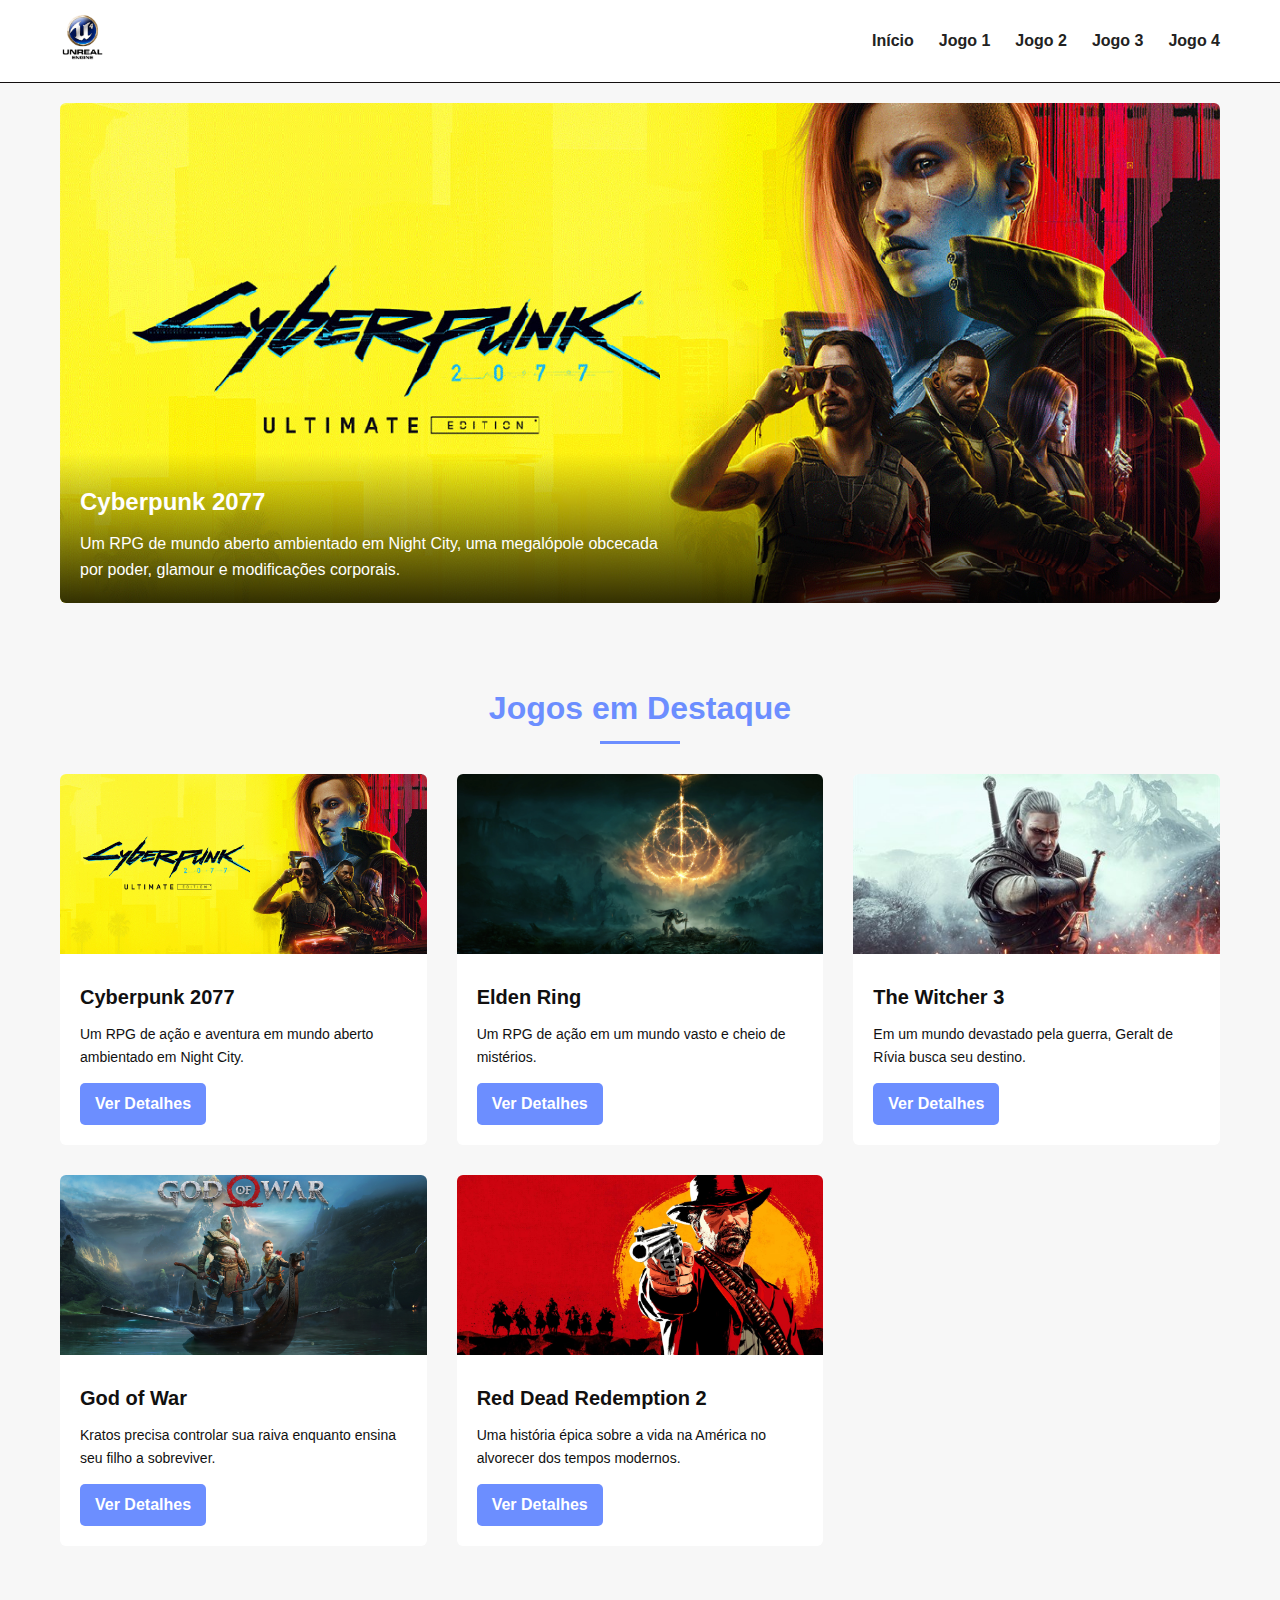
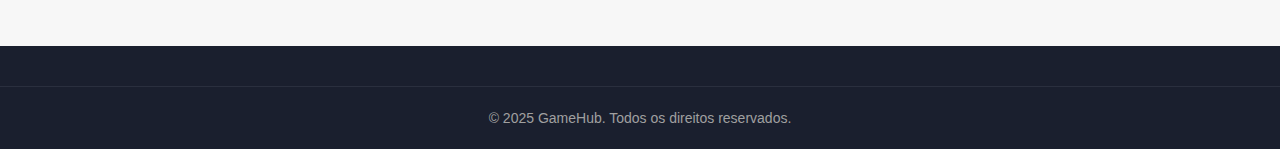
<file: index.html>
<!DOCTYPE html>
<html lang="pt-br">
<head>
    <meta charset="UTF-8">
    <meta name="viewport" content="width=device-width, initial-scale=1.0">
    <title>GameHub - Seu Portal de Jogos</title>
    <link rel="stylesheet" href="style.css">
    <link rel="shortcut icon" href="imagens/pngegg.png">
</head>
<body>
    <nav id="navbar">
        <div class="container nav-container">
            <a href="index.html">
                <img id="logotipo" src="imagens/pngegg.png" alt="GameHub Logo">
            </a>
            <ul class="nav-links">
                <li><a href="index.html">Início</a></li>
                <li><a href="jogo1.html">Jogo 1</a></li>
                <li><a href="jogo2.html">Jogo 2</a></li>
                <li><a href="jogo3.html">Jogo 3</a></li>
                <li><a href="jogo4.html">Jogo 4</a></li>
            </ul>
        </div>
    </nav>

    <div class="container">
        <div class="carousel-container">
            <div class="carousel">
                <div class="carousel-item">
                    <img class="carousel-img" src="imagens/image.png" alt="Jogo 1">
                    <div class="carousel-caption">
                        <h3>Cyberpunk 2077</h3>
                        <p>Um RPG de mundo aberto ambientado em Night City, uma megalópole obcecada por poder, glamour e modificações corporais.</p>
                    </div>
                </div>
                <div class="carousel-item">
                    <img class="carousel-img" src="imagens/M2IBVSWR2ao2oHizClzsUaYL.webp" alt="Jogo 2">
                    <div class="carousel-caption">
                        <h3>Elden Ring</h3>
                        <p>Um RPG de ação em um mundo vasto e cheio de mistérios, criado por Hidetaka Miyazaki e George R. R. Martin.</p>
                    </div>
                </div>
                <div class="carousel-item">
                    <img class="carousel-img" src="imagens/apps.46303.69531514236615003.534d4f71-03cb-4592-929a-b00a7de28b58.jpeg" alt="Jogo 3">
                    <div class="carousel-caption">
                        <h3>The Witcher 3</h3>
                        <p>Em um mundo devastado pela guerra, Geralt de Rívia, um caçador de monstros, busca seu destino.</p>
                    </div>
                </div>
                <div class="carousel-item">
                    <img class="carousel-img" src="imagens/EGS_GodofWar_SantaMonicaStudio_S1_2560x1440-5d74d9b240bba8f2c40920dcde7c5c67_2560x1440-5d74d9b240bba8f2c40920dcde7c5c67.jpeg" alt="Jogo 4">
                    <div class="carousel-caption">
                        <h3>God of War</h3>
                        <p>Kratos, agora um pai e marido, precisa controlar sua raiva enquanto ensina seu filho a sobreviver em um mundo perigoso.</p>
                    </div>
                </div>
                <div class="carousel-item">
                    <img class="carousel-img" src="imagens/RDR_Hero_FPO.jpg" alt="Jogo 5">
                    <div class="carousel-caption">
                        <h3>Red Dead Redemption 2</h3>
                        <p>Uma história épica sobre a vida na América no alvorecer dos tempos modernos, com gráficos impressionantes.</p>
                    </div>
                </div>
            </div>
        </div>
    </div>

    <section class="games-section">
        <div class="container">
            <h2 class="section-title">Jogos em Destaque</h2>
            <div class="games-grid">
                <div class="game-card">
                    <img class="game-img" src="imagens/image.png" alt="Cyberpunk 2077">
                    <div class="game-info">
                        <h3 class="game-title">Cyberpunk 2077</h3>
                        <p class="game-description">Um RPG de ação e aventura em mundo aberto ambientado em Night City.</p>
                        <a href="jogo1.html" class="game-link">Ver Detalhes</a>
                    </div>
                </div>
                <div class="game-card">
                    <img class="game-img" src="imagens/M2IBVSWR2ao2oHizClzsUaYL.webp"Elden Ring">
                    <div class="game-info">
                        <h3 class="game-title">Elden Ring</h3>
                        <p class="game-description">Um RPG de ação em um mundo vasto e cheio de mistérios.</p>
                        <a href="jogo2.html" class="game-link">Ver Detalhes</a>
                    </div>
                </div>
                <div class="game-card">
                    <img class="game-img" src="imagens/apps.46303.69531514236615003.534d4f71-03cb-4592-929a-b00a7de28b58.jpeg" alt="The Witcher 3">
                    <div class="game-info">
                        <h3 class="game-title">The Witcher 3</h3>
                        <p class="game-description">Em um mundo devastado pela guerra, Geralt de Rívia busca seu destino.</p>
                        <a href="jogo3.html" class="game-link">Ver Detalhes</a>
                    </div>
                </div>
                <div class="game-card">
                    <img class="game-img" src="imagens/EGS_GodofWar_SantaMonicaStudio_S1_2560x1440-5d74d9b240bba8f2c40920dcde7c5c67_2560x1440-5d74d9b240bba8f2c40920dcde7c5c67.jpeg" alt="God of War">
                    <div class="game-info">
                        <h3 class="game-title">God of War</h3>
                        <p class="game-description">Kratos precisa controlar sua raiva enquanto ensina seu filho a sobreviver.</p>
                        <a href="jogo4.html" class="game-link">Ver Detalhes</a>
                    </div>
                </div>
                <div class="game-card">
                    <img class="game-img" src="imagens/RDR_Hero_FPO.jpg" alt="Red Dead Redemption 2">
                    <div class="game-info">
                        <h3 class="game-title">Red Dead Redemption 2</h3>
                        <p class="game-description">Uma história épica sobre a vida na América no alvorecer dos tempos modernos.</p>
                        <a href="jogo5.html" class="game-link">Ver Detalhes</a>
                    </div>
                </div>
            </div>
        </div>
    </section>

    <footer>
            <div class="copyright">
                <p>&copy; 2025 GameHub. Todos os direitos reservados.</p>
            </div>
        </div>
    </footer>
</body>
</html>
</file>
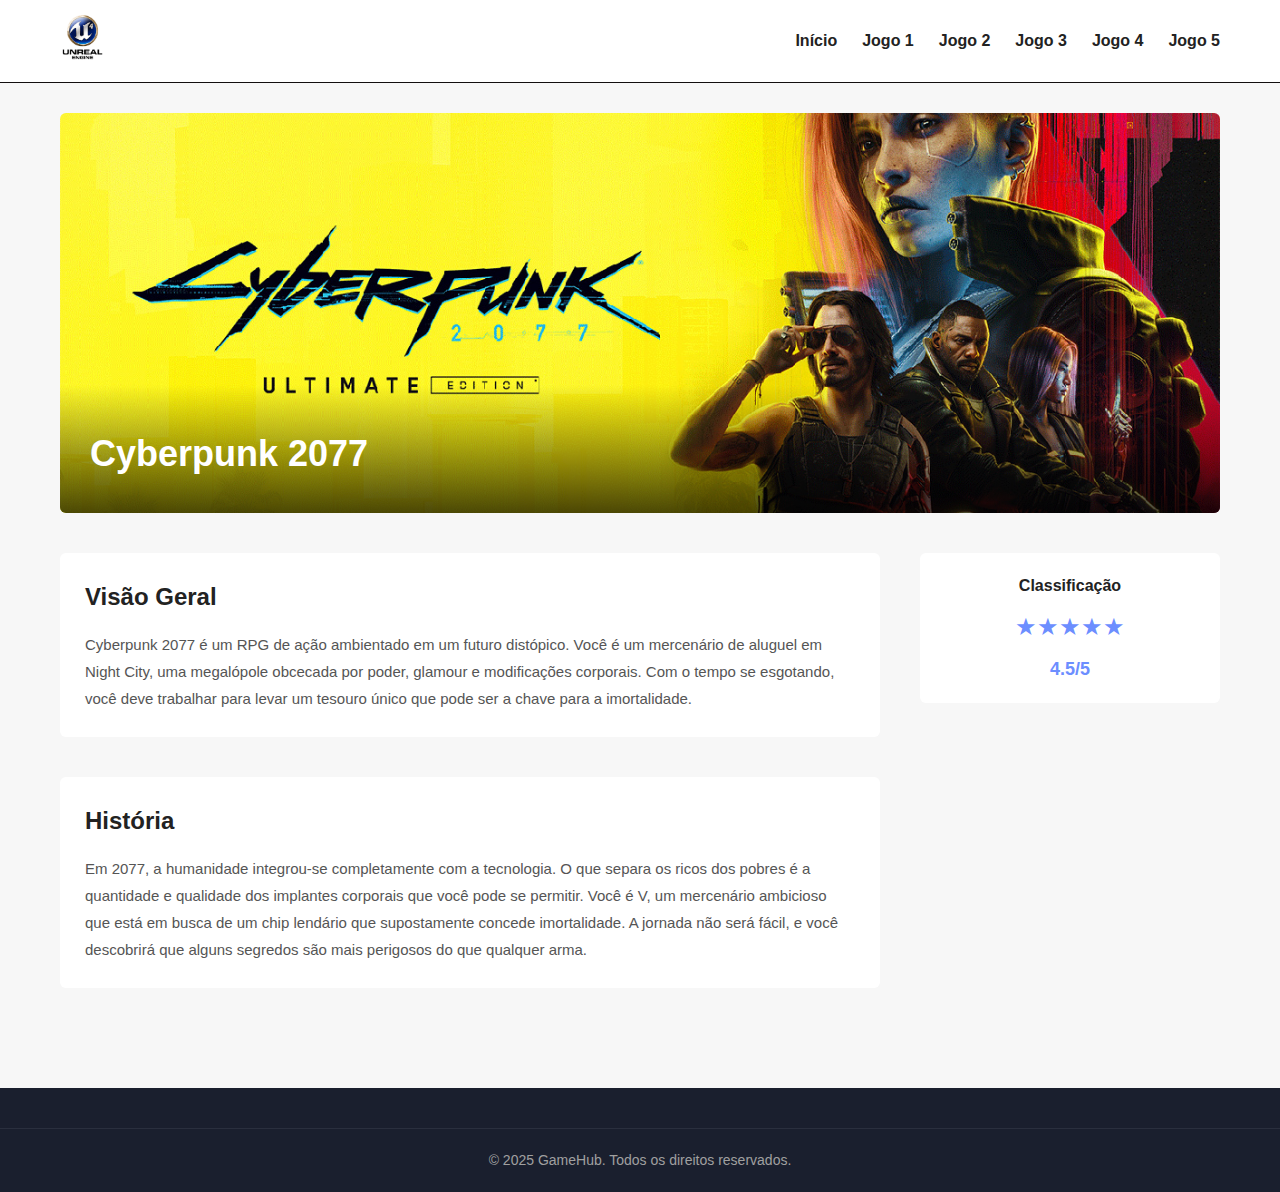
<file: jogo1.html>
<!DOCTYPE html>
<html lang="pt-br">
<head>
    <meta charset="UTF-8">
    <meta name="viewport" content="width=device-width, initial-scale=1.0">
    <title>Cyberpunk 2077 - GameHub</title>
    <link rel="stylesheet" href="style.css">
        <link rel="shortcut icon" href="imagens/pngegg.png">

</head>
<body>
    <nav id="navbar">
        <div class="container nav-container">
            <a href="index.html">
                <img id="logotipo" src="imagens/pngegg.png" alt="GameHub Logo">
            </a>
            <ul class="nav-links">
                <li><a href="index.html">Início</a></li>
                <li><a href="jogo1.html">Jogo 1</a></li>
                <li><a href="jogo2.html">Jogo 2</a></li>
                <li><a href="jogo3.html">Jogo 3</a></li>
                <li><a href="jogo4.html">Jogo 4</a></li>
                <li><a href="jogo5.html">Jogo 5</a></li>
            </ul>
        </div>
    </nav>

    <div class="container">
        <div class="game-detail-container">
            <div class="game-header">
                <img src="imagens/image.png" alt="Cyberpunk 2077" class="game-hero-img">
                <div class="game-header-overlay">
                    <h1>Cyberpunk 2077</h1>
                </div>
            </div>

            <div class="game-content">
                <div class="game-main">
                    <section class="game-overview">
                        <h2>Visão Geral</h2>
                        <p>Cyberpunk 2077 é um RPG de ação ambientado em um futuro distópico. Você é um mercenário de aluguel em Night City, uma megalópole obcecada por poder, glamour e modificações corporais. Com o tempo se esgotando, você deve trabalhar para levar um tesouro único que pode ser a chave para a imortalidade.</p>
                    </section>

                    <section class="game-story">
                        <h2>História</h2>
                        <p>Em 2077, a humanidade integrou-se completamente com a tecnologia. O que separa os ricos dos pobres é a quantidade e qualidade dos implantes corporais que você pode se permitir. Você é V, um mercenário ambicioso que está em busca de um chip lendário que supostamente concede imortalidade. A jornada não será fácil, e você descobrirá que alguns segredos são mais perigosos do que qualquer arma.</p>
                    </section>
                </div>

                <aside class="game-sidebar">
                    <div class="game-rating">
                        <h3>Classificação</h3>
                        <div class="rating-stars">★★★★★</div>
                        <p class="rating-score">4.5/5</p>
                    </div>
                </aside>
            </div>
        </div>
    </div>

    <footer>
        <div class="copyright">
            <p>&copy; 2025 GameHub. Todos os direitos reservados.</p>
        </div>
    </footer>
</body>
</html>
</file>
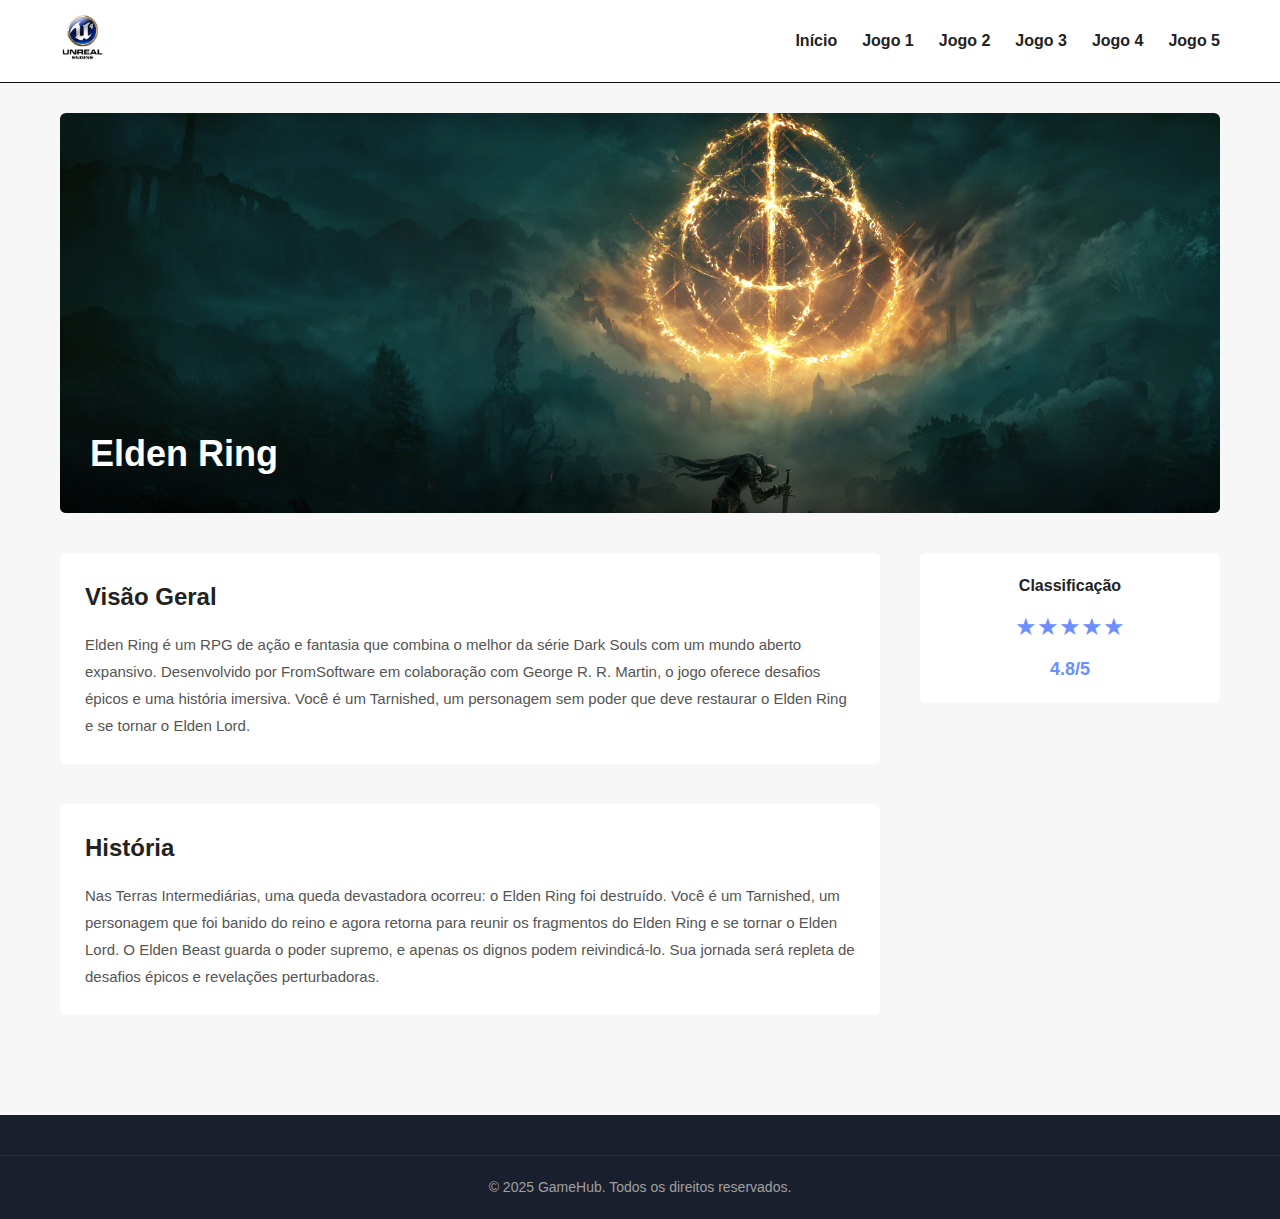
<file: jogo2.html>
<!DOCTYPE html>
<html lang="pt-br">
<head>
    <meta charset="UTF-8">
    <meta name="viewport" content="width=device-width, initial-scale=1.0">
    <title>Elden Ring - GameHub</title>
    <link rel="stylesheet" href="style.css">
        <link rel="shortcut icon" href="imagens/pngegg.png">

</head>
<body>
    <nav id="navbar">
        <div class="container nav-container">
            <a href="index.html">
                <img id="logotipo" src="imagens/pngegg.png" alt="GameHub Logo">
            </a>
            <ul class="nav-links">
                <li><a href="index.html">Início</a></li>
                <li><a href="jogo1.html">Jogo 1</a></li>
                <li><a href="jogo2.html">Jogo 2</a></li>
                <li><a href="jogo3.html">Jogo 3</a></li>
                <li><a href="jogo4.html">Jogo 4</a></li>
                <li><a href="jogo5.html">Jogo 5</a></li>
            </ul>
        </div>
    </nav>

    <div class="container">
        <div class="game-detail-container">
            <div class="game-header">
                <img src="imagens/M2IBVSWR2ao2oHizClzsUaYL.webp" alt="Elden Ring" class="game-hero-img">
                <div class="game-header-overlay">
                    <h1>Elden Ring</h1>
                </div>
            </div>

            <div class="game-content">
                <div class="game-main">
                    <section class="game-overview">
                        <h2>Visão Geral</h2>
                        <p>Elden Ring é um RPG de ação e fantasia que combina o melhor da série Dark Souls com um mundo aberto expansivo. Desenvolvido por FromSoftware em colaboração com George R. R. Martin, o jogo oferece desafios épicos e uma história imersiva. Você é um Tarnished, um personagem sem poder que deve restaurar o Elden Ring e se tornar o Elden Lord.</p>
                    </section>

                    


                    <section class="game-story">
                        <h2>História</h2>
                        <p>Nas Terras Intermediárias, uma queda devastadora ocorreu: o Elden Ring foi destruído. Você é um Tarnished, um personagem que foi banido do reino e agora retorna para reunir os fragmentos do Elden Ring e se tornar o Elden Lord. O Elden Beast guarda o poder supremo, e apenas os dignos podem reivindicá-lo. Sua jornada será repleta de desafios épicos e revelações perturbadoras.</p>
                    </section>
                </div>

                <aside class="game-sidebar">
                    <div class="game-rating">
                        <h3>Classificação</h3>
                        <div class="rating-stars">★★★★★</div>
                        <p class="rating-score">4.8/5</p>
                    </div>
            
                </aside>
            </div>
        </div>
    </div>

    <footer>
        <div class="copyright">
            <p>&copy; 2025 GameHub. Todos os direitos reservados.</p>
        </div>
    </footer>
</body>
</html>
</file>
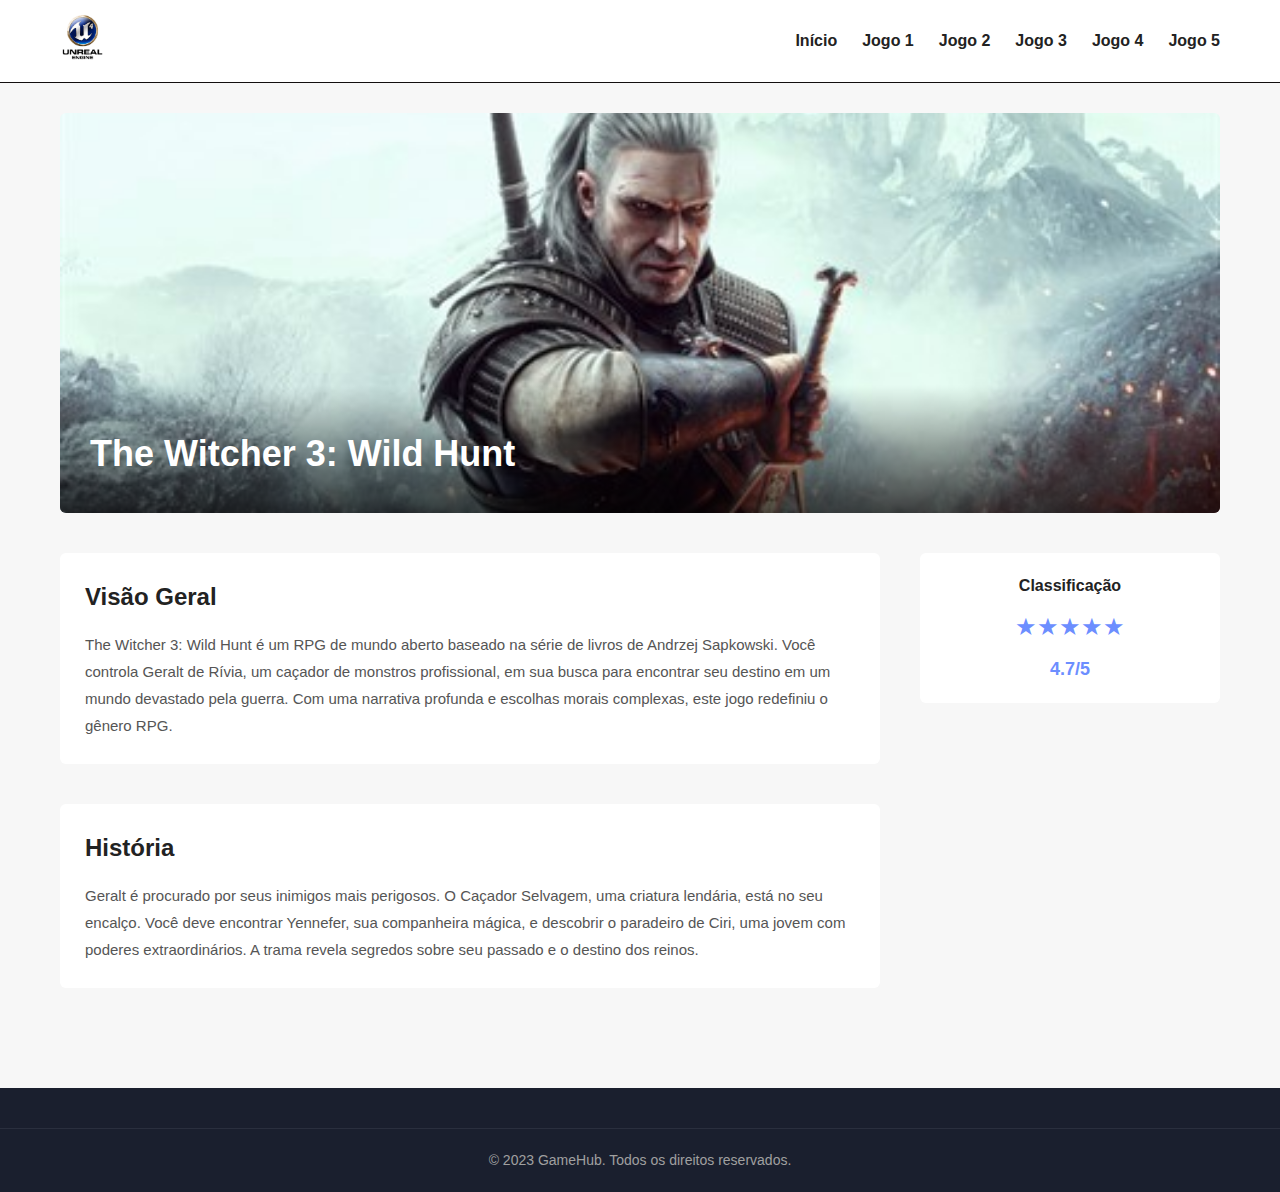
<file: jogo3.html>
<!DOCTYPE html>
<html lang="pt-br">
<head>
    <meta charset="UTF-8">
    <meta name="viewport" content="width=device-width, initial-scale=1.0">
    <title>The Witcher 3 - GameHub</title>
    <link rel="stylesheet" href="style.css">
        <link rel="shortcut icon" href="imagens/pngegg.png">

</head>
<body>
    <nav id="navbar">
        <div class="container nav-container">
            <a href="index.html">
                <img id="logotipo" src="imagens/pngegg.png" alt="GameHub Logo">
            </a>
            <ul class="nav-links">
                <li><a href="index.html">Início</a></li>
                <li><a href="jogo1.html">Jogo 1</a></li>
                <li><a href="jogo2.html">Jogo 2</a></li>
                <li><a href="jogo3.html">Jogo 3</a></li>
                <li><a href="jogo4.html">Jogo 4</a></li>
                <li><a href="jogo5.html">Jogo 5</a></li>
            </ul>
        </div>
    </nav>

    <div class="container">
        <div class="game-detail-container">
            <div class="game-header">
                <img src="imagens/apps.46303.69531514236615003.534d4f71-03cb-4592-929a-b00a7de28b58.jpeg" alt="The Witcher 3" class="game-hero-img">
                <div class="game-header-overlay">
                    <h1>The Witcher 3: Wild Hunt</h1>
                </div>
            </div>

            <div class="game-content">
                <div class="game-main">
                    <section class="game-overview">
                        <h2>Visão Geral</h2>
                        <p>The Witcher 3: Wild Hunt é um RPG de mundo aberto baseado na série de livros de Andrzej Sapkowski. Você controla Geralt de Rívia, um caçador de monstros profissional, em sua busca para encontrar seu destino em um mundo devastado pela guerra. Com uma narrativa profunda e escolhas morais complexas, este jogo redefiniu o gênero RPG.</p>
                    </section>


                    <section class="game-story">
                        <h2>História</h2>
                        <p>Geralt é procurado por seus inimigos mais perigosos. O Caçador Selvagem, uma criatura lendária, está no seu encalço. Você deve encontrar Yennefer, sua companheira mágica, e descobrir o paradeiro de Ciri, uma jovem com poderes extraordinários. A trama revela segredos sobre seu passado e o destino dos reinos.</p>
                    </section>
                </div>

                <aside class="game-sidebar">
                    <div class="game-rating">
                        <h3>Classificação</h3>
                        <div class="rating-stars">★★★★★</div>
                        <p class="rating-score">4.7/5</p>
                    </div>
                </aside>
            </div>
        </div>
    </div>

    <footer>
        <div class="copyright">
            <p>&copy; 2023 GameHub. Todos os direitos reservados.</p>
        </div>
    </footer>
</body>
</html>
</file>
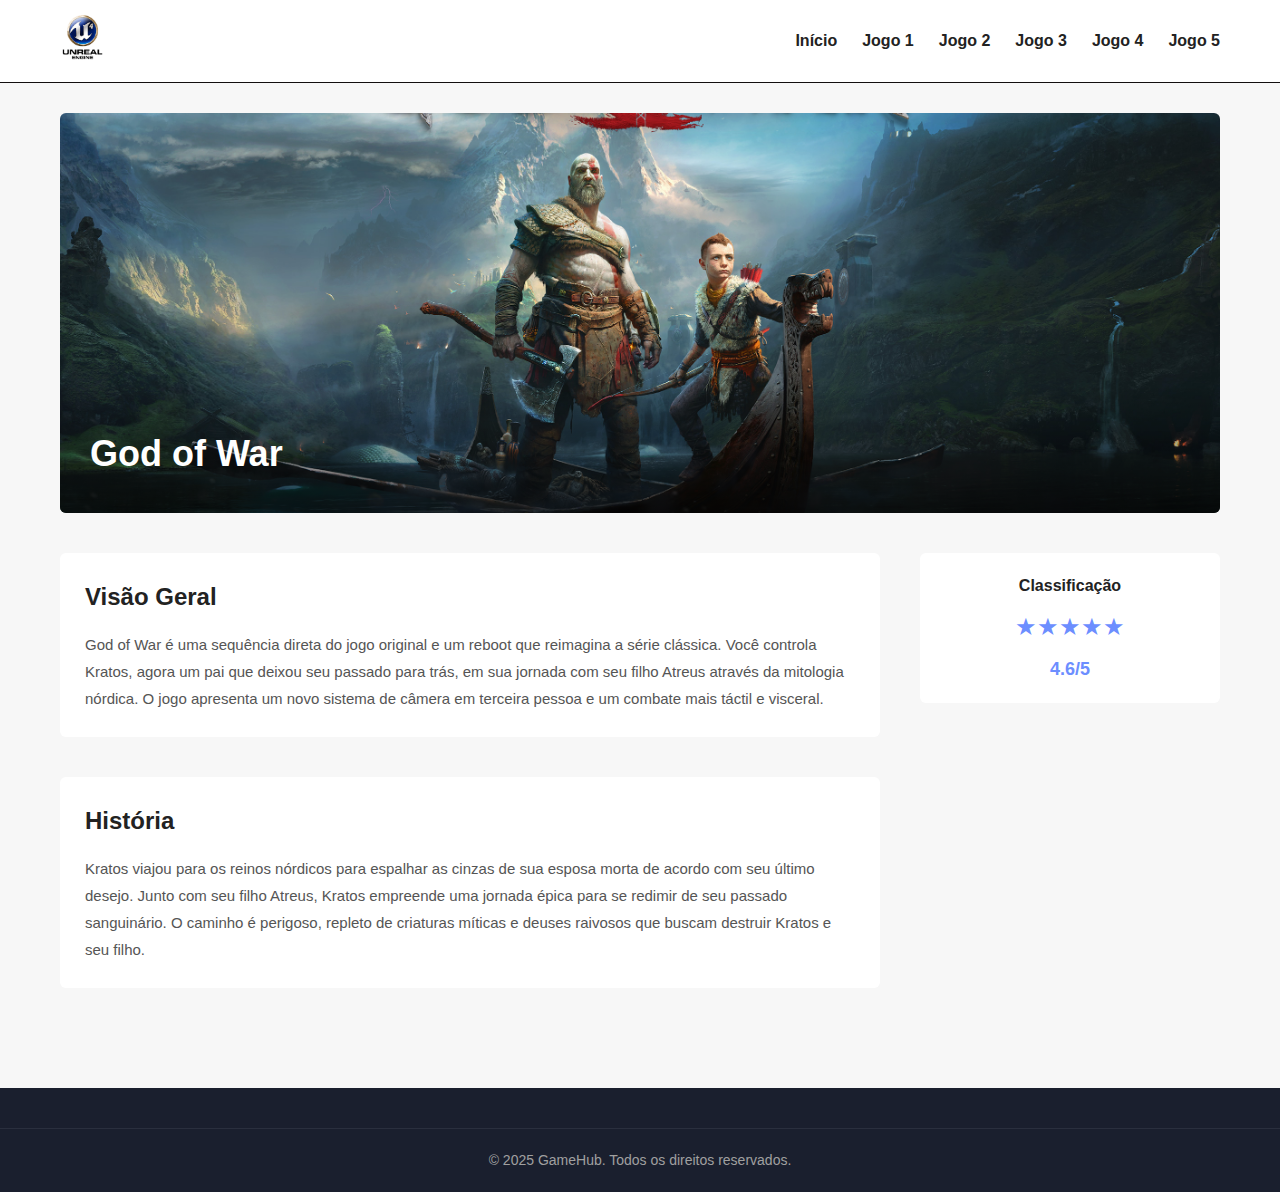
<file: jogo4.html>
<!DOCTYPE html>
<html lang="pt-br">
<head>
    <meta charset="UTF-8">
    <meta name="viewport" content="width=device-width, initial-scale=1.0">
    <title>God of War - GameHub</title>
    <link rel="stylesheet" href="style.css">
    <link rel="shortcut icon" href="imagens/pngegg.png">

</head>
<body>
    <nav id="navbar">
        <div class="container nav-container">
            <a href="index.html">
                <img id="logotipo" src="imagens/pngegg.png" alt="GameHub Logo">
            </a>
            <ul class="nav-links">
                <li><a href="index.html">Início</a></li>
                <li><a href="jogo1.html">Jogo 1</a></li>
                <li><a href="jogo2.html">Jogo 2</a></li>
                <li><a href="jogo3.html">Jogo 3</a></li>
                <li><a href="jogo4.html">Jogo 4</a></li>
                <li><a href="jogo5.html">Jogo 5</a></li>
            </ul>
        </div>
    </nav>

    <div class="container">
        <div class="game-detail-container">
            <div class="game-header">
                <img src="imagens/EGS_GodofWar_SantaMonicaStudio_S1_2560x1440-5d74d9b240bba8f2c40920dcde7c5c67_2560x1440-5d74d9b240bba8f2c40920dcde7c5c67.jpeg" alt="God of War" class="game-hero-img">
                <div class="game-header-overlay">
                    <h1>God of War</h1>
                </div>
            </div>

            <div class="game-content">
                <div class="game-main">
                    <section class="game-overview">
                        <h2>Visão Geral</h2>
                        <p>God of War é uma sequência direta do jogo original e um reboot que reimagina a série clássica. Você controla Kratos, agora um pai que deixou seu passado para trás, em sua jornada com seu filho Atreus através da mitologia nórdica. O jogo apresenta um novo sistema de câmera em terceira pessoa e um combate mais táctil e visceral.</p>
                    </section>

                    <section class="game-story">
                        <h2>História</h2>
                        <p>Kratos viajou para os reinos nórdicos para espalhar as cinzas de sua esposa morta de acordo com seu último desejo. Junto com seu filho Atreus, Kratos empreende uma jornada épica para se redimir de seu passado sanguinário. O caminho é perigoso, repleto de criaturas míticas e deuses raivosos que buscam destruir Kratos e seu filho.</p>
                    </section>
                </div>

                <aside class="game-sidebar">
                    <div class="game-rating">
                        <h3>Classificação</h3>
                        <div class="rating-stars">★★★★★</div>
                        <p class="rating-score">4.6/5</p>
                    </div>


            </div>
        </div>
    </div>

    <footer>
        <div class="copyright">
            <p>&copy; 2025 GameHub. Todos os direitos reservados.</p>
        </div>
    </footer>
</body>
</html>
</file>
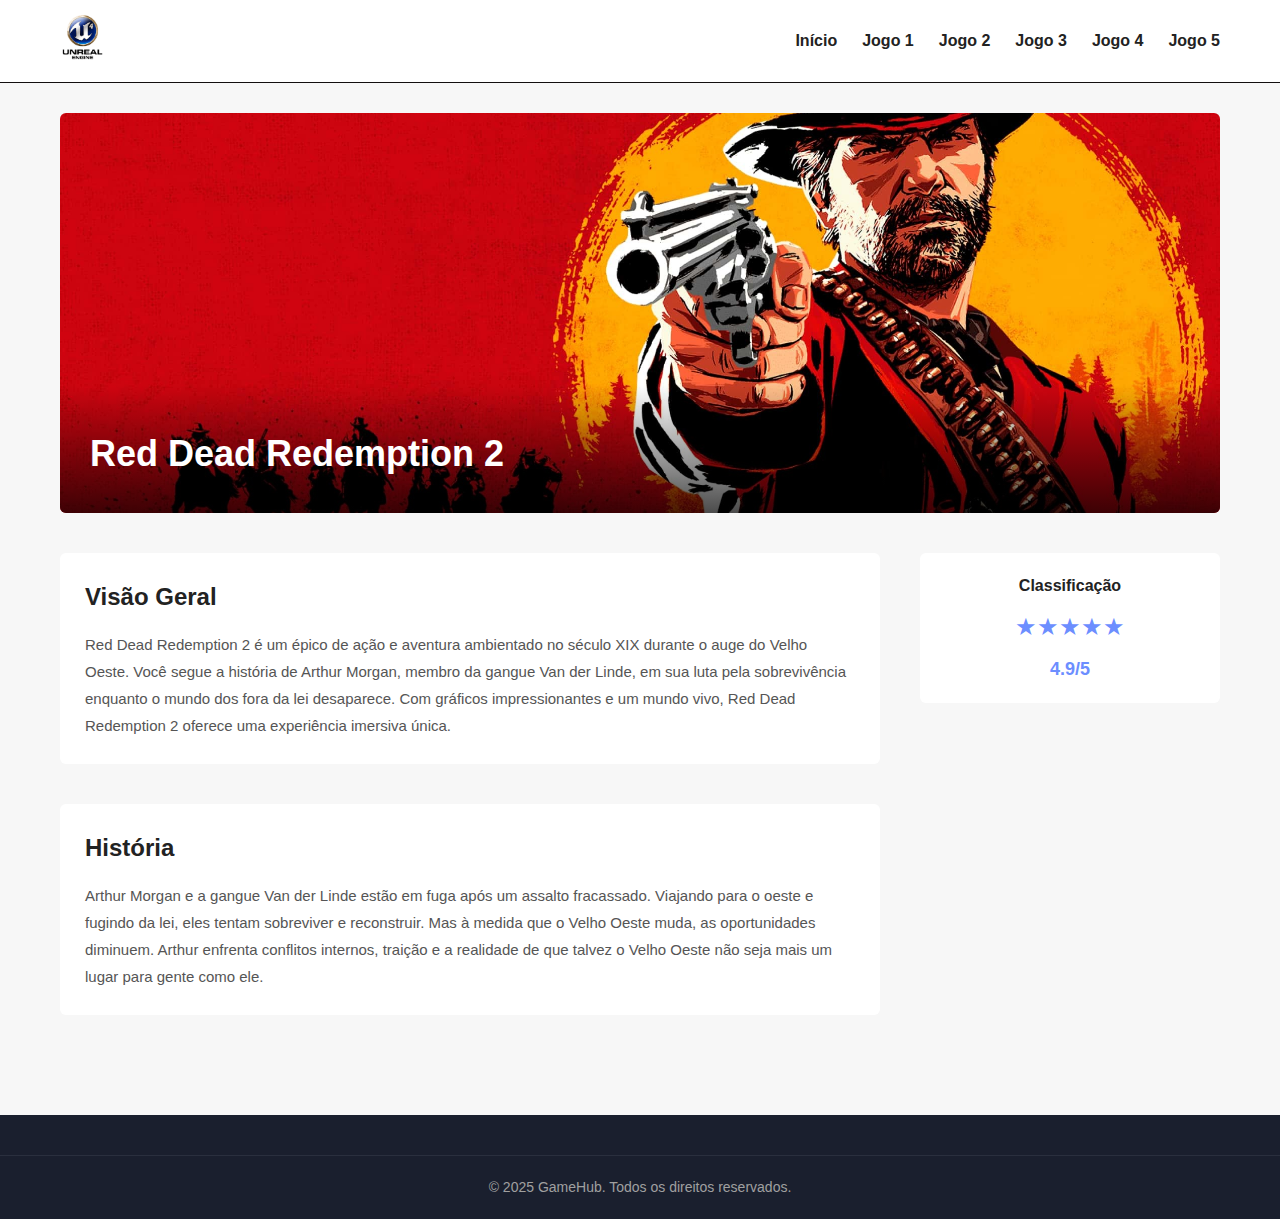
<file: jogo5.html>
<!DOCTYPE html>
<html lang="pt-br">
<head>
    <meta charset="UTF-8">
    <meta name="viewport" content="width=device-width, initial-scale=1.0">
    <title>Red Dead Redemption 2 - GameHub</title>
    <link rel="stylesheet" href="style.css">
        <link rel="shortcut icon" href="imagens/pngegg.png">

</head>
<body>
    <nav id="navbar">
        <div class="container nav-container">
            <a href="index.html">
                <img id="logotipo" src="imagens/pngegg.png" alt="GameHub Logo">
            </a>
            <ul class="nav-links">
                <li><a href="index.html">Início</a></li>
                <li><a href="jogo1.html">Jogo 1</a></li>
                <li><a href="jogo2.html">Jogo 2</a></li>
                <li><a href="jogo3.html">Jogo 3</a></li>
                <li><a href="jogo4.html">Jogo 4</a></li>
                <li><a href="jogo5.html">Jogo 5</a></li>
            </ul>
        </div>
    </nav>

    <div class="container">
        <div class="game-detail-container">
            <div class="game-header">
                <img src="imagens/RDR_Hero_FPO.jpg" alt="Red Dead Redemption 2" class="game-hero-img">
                <div class="game-header-overlay">
                    <h1>Red Dead Redemption 2</h1>
                </div>
            </div>

            <div class="game-content">
                <div class="game-main">
                    <section class="game-overview">
                        <h2>Visão Geral</h2>
                        <p>Red Dead Redemption 2 é um épico de ação e aventura ambientado no século XIX durante o auge do Velho Oeste. Você segue a história de Arthur Morgan, membro da gangue Van der Linde, em sua luta pela sobrevivência enquanto o mundo dos fora da lei desaparece. Com gráficos impressionantes e um mundo vivo, Red Dead Redemption 2 oferece uma experiência imersiva única.</p>
                    </section>

                   

                    <section class="game-story">
                        <h2>História</h2>
                        <p>Arthur Morgan e a gangue Van der Linde estão em fuga após um assalto fracassado. Viajando para o oeste e fugindo da lei, eles tentam sobreviver e reconstruir. Mas à medida que o Velho Oeste muda, as oportunidades diminuem. Arthur enfrenta conflitos internos, traição e a realidade de que talvez o Velho Oeste não seja mais um lugar para gente como ele.</p>
                    </section>
                </div>

                <aside class="game-sidebar">
                    <div class="game-rating">
                        <h3>Classificação</h3>
                        <div class="rating-stars">★★★★★</div>
                        <p class="rating-score">4.9/5</p>
                    </div>

                  
                </aside>
            </div>
        </div>
    </div>

    <footer>
        <div class="copyright">
            <p>&copy; 2025 GameHub. Todos os direitos reservados.</p>
        </div>
    </footer>
</body>
</html>
</file>
<file: style.css>
/* Reset e estilos gerais */
* {
    margin: 0;
    padding: 0;
    box-sizing: border-box;
    font-family: 'Segoe UI', Tahoma, Geneva, Verdana, sans-serif;
}

body {
    /* Visual mais simples e claro */
    background-color: #f7f7f7;
    color: #222222;
    line-height: 1.6;
}

a {
    text-decoration: none;
    color: inherit;
}

.container {
    max-width: 1200px;
    margin: 0 auto;
    padding: 0 20px;
}

/* Navbar */
#navbar {
    background-color: #ffffff;
    padding: 12px 0;
    border-bottom: 1px solid #130f0f;
    position: sticky;
    top: 0;
    z-index: 100;
}

.nav-container {
    display: flex;
    justify-content: space-between;
    align-items: center;
}

#logotipo {
    height: 50px;
    transition: transform 0.3s;
}

#logotipo:hover {
    transform: scale(1.05);
}

.nav-links {
    display: flex;
    list-style: none;
}

.nav-links li {
    margin-left: 25px;
    position: relative;
}

.nav-links a {
    font-weight: 600;
    font-size: 16px;
    padding: 8px 0;
    transition: color 0.3s;
}

.nav-links a:hover {
    color: #6c8eff;
}

.nav-links a::after {
    content: '';
    position: absolute;
    bottom: 0;
    left: 0;
    width: 0;
    height: 2px;
    background-color: #6c8eff;
    transition: width 0.3s;
}

.nav-links a:hover::after {
    width: 100%;
}

/* Carrossel */
.carousel-container {
    position: relative;
    width: 100%;
    height: 500px;
    overflow: hidden;
    margin: 20px 0 40px;
    border-radius: 6px;
    /* sem sombra para visual mais limpo */
    box-shadow: none;
}

.carousel {
    display: flex;
    width: 500%;
    height: 100%;
    animation: carousel-animation 25s infinite;
}

.carousel-item {
    width: 20%;
    height: 100%;
    position: relative;
}

.carousel-img {
    width: 100%;
    height: 100%;
    object-fit: cover;
}

.carousel-caption {
    position: absolute;
    bottom: 0;
    left: 0;
    width: 100%;
    background: linear-gradient(transparent, rgba(0, 0, 0, 0.8));
    color: white;
    padding: 30px 20px 20px;
}

.carousel-caption h3 {
    font-size: 24px;
    margin-bottom: 10px;
}

.carousel-caption p {
    font-size: 16px;
    max-width: 600px;
}

/* Indicadores removidos para simplificar o visual. */

/* Animação do carrossel */
@keyframes carousel-animation {
    0%, 16% { transform: translateX(0); }
    20%, 36% { transform: translateX(-20%); }
    40%, 56% { transform: translateX(-40%); }
    60%, 76% { transform: translateX(-60%); }
    80%, 96% { transform: translateX(-80%); }
    100% { transform: translateX(0); }
}

/* Seção de Jogos */
.games-section {
    padding: 40px 0;
}

.section-title {
    text-align: center;
    margin-bottom: 40px;
    font-size: 32px;
    color: #6c8eff;
    position: relative;
}

.section-title::after {
    content: '';
    position: absolute;
    bottom: -10px;
    left: 50%;
    transform: translateX(-50%);
    width: 80px;
    height: 3px;
    background-color: #6c8eff;
}

.games-grid {
    display: grid;
    grid-template-columns: repeat(auto-fill, minmax(280px, 1fr));
    gap: 30px;
}

.game-card {
    background-color: #ffffff;
    border-radius: 6px;
    overflow: hidden;
    transition: transform 0.15s;
    box-shadow: none;
}

.game-card:hover {
    transform: none;
}

.game-img {
    width: 100%;
    height: 180px;
    object-fit: cover;
}

.game-info {
    padding: 20px;
}

.game-title {
    font-size: 20px;
    margin-bottom: 10px;
    color: #111010;
}

.game-description {
    font-size: 14px;
    color: #111111;
    margin-bottom: 15px;
}

.game-link {
    display: inline-block;
    background-color: #6c8eff;
    color: white;
    padding: 8px 15px;
    border-radius: 5px;
    font-weight: 600;
    transition: background-color 0.3s;
}

.game-link:hover {
    background-color: #5a7ae6;
}

/* Rodapé */
footer {
    background-color: #1a1f2e;
    padding: 40px 0 20px;
    margin-top: 60px;
}

.footer-content {
    display: flex;
    justify-content: space-between;
    flex-wrap: wrap;
    margin-bottom: 30px;
}

.footer-section {
    flex: 1;
    min-width: 250px;
    margin-bottom: 20px;
}

.footer-section h3 {
    color: #6c8eff;
    margin-bottom: 20px;
    font-size: 20px;
}

.footer-links {
    list-style: none;
}

.footer-links li {
    margin-bottom: 10px;
}

.footer-links a {
    transition: color 0.3s;
}

.footer-links a:hover {
    color: #6c8eff;
}

.copyright {
    text-align: center;
    padding-top: 20px;
    border-top: 1px solid #2a2f3e;
    color: #a0a0a0;
    font-size: 14px;
}

/* Responsividade */
@media (max-width: 768px) {
    .nav-container {
        flex-direction: column;
    }
    
    .nav-links {
        margin-top: 15px;
        flex-wrap: wrap;
        justify-content: center;
    }
    
    .nav-links li {
        margin: 5px 10px;
    }
    
    .carousel-container {
        height: 350px;
    }
    
    .carousel-caption h3 {
        font-size: 20px;
    }
    
    .carousel-caption p {
        font-size: 14px;
    }
    
    .games-grid {
        grid-template-columns: repeat(auto-fill, minmax(220px, 1fr));
    }
    
    .footer-content {
        flex-direction: column;
    }
}

@media (max-width: 480px) {
    .carousel-container {
        height: 250px;
    }
    
    .carousel-caption {
        padding: 15px 10px 10px;
    }
    
    .carousel-caption h3 {
        font-size: 16px;
    }
    
    .carousel-caption p {
        font-size: 12px;
    }
    
    .games-grid {
        grid-template-columns: 1fr;
    }
    
    .section-title {
        font-size: 24px;
    }
}

/* Estilos para páginas de detalhes de jogos */

.game-detail-container {
    margin: 30px 0;
}

.game-header {
    position: relative;
    width: 100%;
    height: 400px;
    border-radius: 6px;
    overflow: hidden;
    margin-bottom: 40px;
}

.game-hero-img {
    width: 100%;
    height: 100%;
    object-fit: cover;
}

.game-header-overlay {
    position: absolute;
    bottom: 0;
    left: 0;
    width: 100%;
    background: linear-gradient(transparent, rgba(0, 0, 0, 0.7));
    padding: 40px 30px 30px;
    color: white;
}

.game-header-overlay h1 {
    font-size: 36px;
    font-weight: 700;
    margin: 0;
}

.game-content {
    display: flex;
    gap: 40px;
    align-items: flex-start;
}

.game-main {
    flex: 1;
}

.game-sidebar {
    width: 300px;
    position: sticky;
    top: 100px;
}

.game-overview,
.game-features,
.game-details,
.game-story {
    margin-bottom: 40px;
    background-color: #ffffff;
    padding: 25px;
    border-radius: 6px;
}

.game-overview h2,
.game-features h2,
.game-details h2,
.game-story h2 {
    font-size: 24px;
    margin-bottom: 15px;
    color: #222222;
}

.game-overview p,
.game-story p {
    font-size: 15px;
    line-height: 1.8;
    color: #555555;
}

.features-list {
    list-style: none;
    padding: 0;
}

.features-list li {
    padding: 12px 0;
    font-size: 14px;
    line-height: 1.7;
    color: #555555;
    border-bottom: 1px solid #f0f0f0;
}

.features-list li:last-child {
    border-bottom: none;
}

.features-list strong {
    color: #222222;
}

.details-grid {
    display: grid;
    grid-template-columns: 1fr 1fr;
    gap: 20px;
}

.detail-item {
    background-color: #f7f7f7;
    padding: 15px;
    border-radius: 6px;
}

.detail-item h3 {
    font-size: 14px;
    font-weight: 600;
    margin-bottom: 8px;
    color: #222222;
}

.detail-item p {
    font-size: 14px;
    color: #555555;
}

/* Sidebar */
.game-rating {
    background-color: #ffffff;
    padding: 20px;
    border-radius: 6px;
    margin-bottom: 20px;
    text-align: center;
}

.game-rating h3 {
    font-size: 16px;
    margin-bottom: 10px;
    color: #222222;
}

.rating-stars {
    font-size: 24px;
    color: #6c8eff;
    margin-bottom: 8px;
}

.rating-score {
    font-size: 18px;
    font-weight: 600;
    color: #6c8eff;
}

.game-meta {
    background-color: #ffffff;
    padding: 20px;
    border-radius: 6px;
    margin-bottom: 20px;
}

.game-meta h3 {
    font-size: 16px;
    margin-bottom: 12px;
    color: #222222;
}

.game-meta p {
    font-size: 13px;
    margin-bottom: 8px;
    color: #555555;
}

.game-meta p:last-child {
    margin-bottom: 0;
}

.game-action {
    background-color: #ffffff;
    padding: 20px;
    border-radius: 6px;
    display: flex;
    flex-direction: column;
    gap: 10px;
}

.btn-primary,
.btn-secondary {
    display: block;
    text-align: center;
    padding: 12px 15px;
    border-radius: 5px;
    font-size: 14px;
    font-weight: 600;
    transition: all 0.3s;
    cursor: pointer;
    border: none;
}

.btn-primary {
    background-color: #6c8eff;
    color: white;
}

.btn-primary:hover {
    background-color: #5a7ae6;
}

.btn-secondary {
    background-color: #f0f0f0;
    color: #222222;
    border: 1px solid #e0e0e0;
}

.btn-secondary:hover {
    background-color: #e8e8e8;
}

/* Responsividade para páginas de jogos */
@media (max-width: 768px) {
    .game-header {
        height: 300px;
        margin-bottom: 30px;
    }

    .game-header-overlay h1 {
        font-size: 28px;
    }

    .game-content {
        flex-direction: column;
        gap: 20px;
    }

    .game-sidebar {
        width: 100%;
        position: static;
    }

    .details-grid {
        grid-template-columns: 1fr;
    }

    .game-overview,
    .game-features,
    .game-details,
    .game-story {
        padding: 18px;
        margin-bottom: 20px;
    }

    .game-overview h2,
    .game-features h2,
    .game-details h2,
    .game-story h2 {
        font-size: 20px;
    }
}

@media (max-width: 480px) {
    .game-header {
        height: 220px;
        margin-bottom: 20px;
    }

    .game-header-overlay h1 {
        font-size: 22px;
    }

    .game-overview,
    .game-features,
    .game-details,
    .game-story {
        padding: 15px;
        margin-bottom: 15px;
    }

    .game-overview h2,
    .game-features h2,
    .game-details h2,
    .game-story h2 {
        font-size: 18px;
    }

    .features-list li {
        font-size: 13px;
        padding: 10px 0;
    }

    .detail-item h3,
    .game-rating h3,
    .game-meta h3 {
        font-size: 13px;
    }
}
</file>
